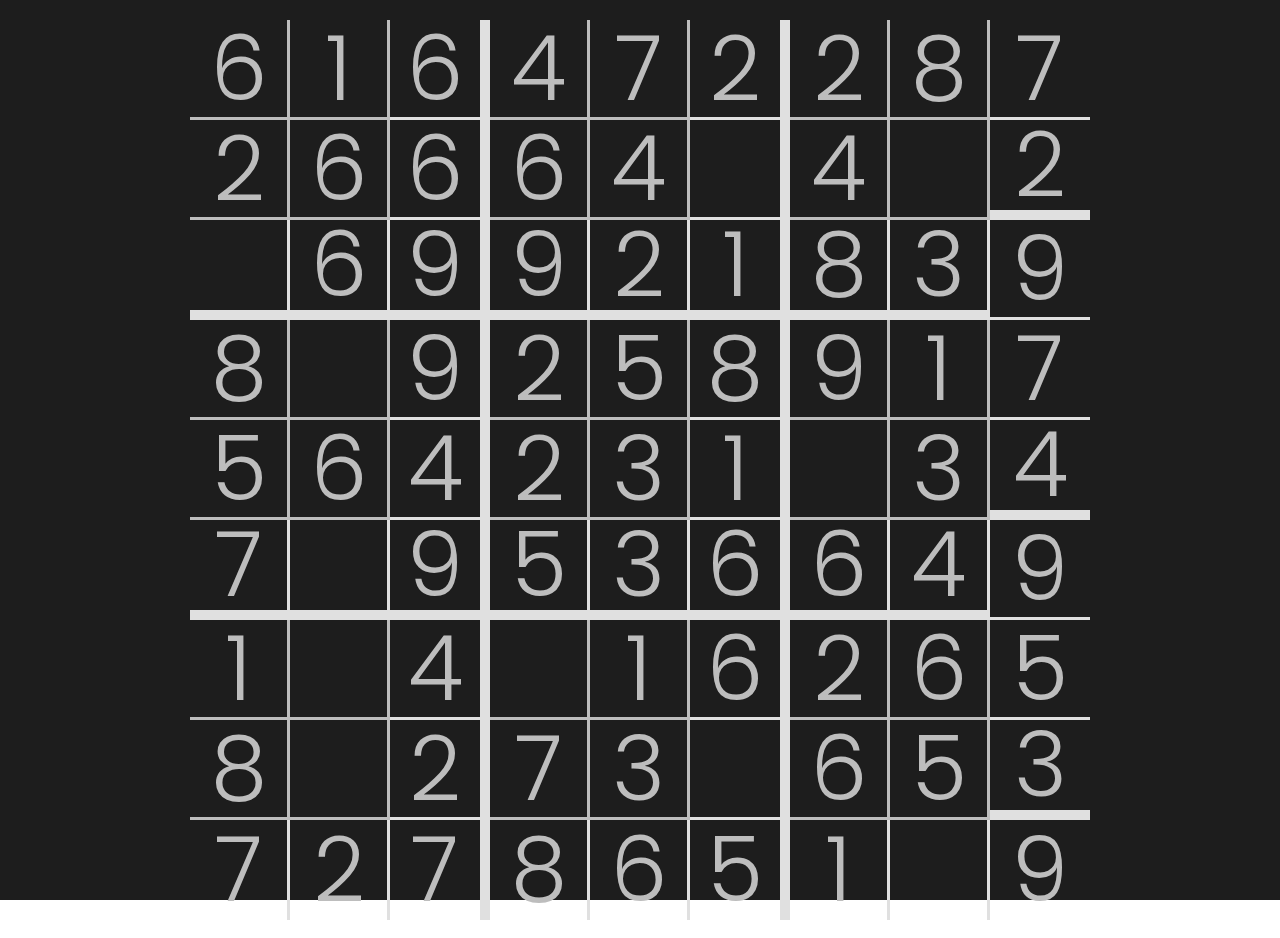
<file: index.html>
<!DOCTYPE html>
<html lang="en">
<head>
    <meta charset="UTF-8">
    <title>Tic Tac Toe</title>

    <link rel="stylesheet" href="style.css">

    <!-- Google Font -->
    <link rel="preconnect" href="https://fonts.googleapis.com">
    <link rel="preconnect" href="https://fonts.gstatic.com" crossorigin>
    <link href="https://fonts.googleapis.com/css2?family=Poppins:ital,wght@0,100;0,200;0,300;0,400;0,500;0,600;0,700;0,800;0,900;1,100;1,200;1,300;1,400;1,500;1,600;1,700;1,800;1,900&display=swap" rel="stylesheet">
</head>
<body>
    <div class="container">
        <div id="board">
            <!-- elements are to be populated in Javascript code -->
        </div>
    </div>

    <script src="game_logic.js"></script>
</body>
</html>
</file>
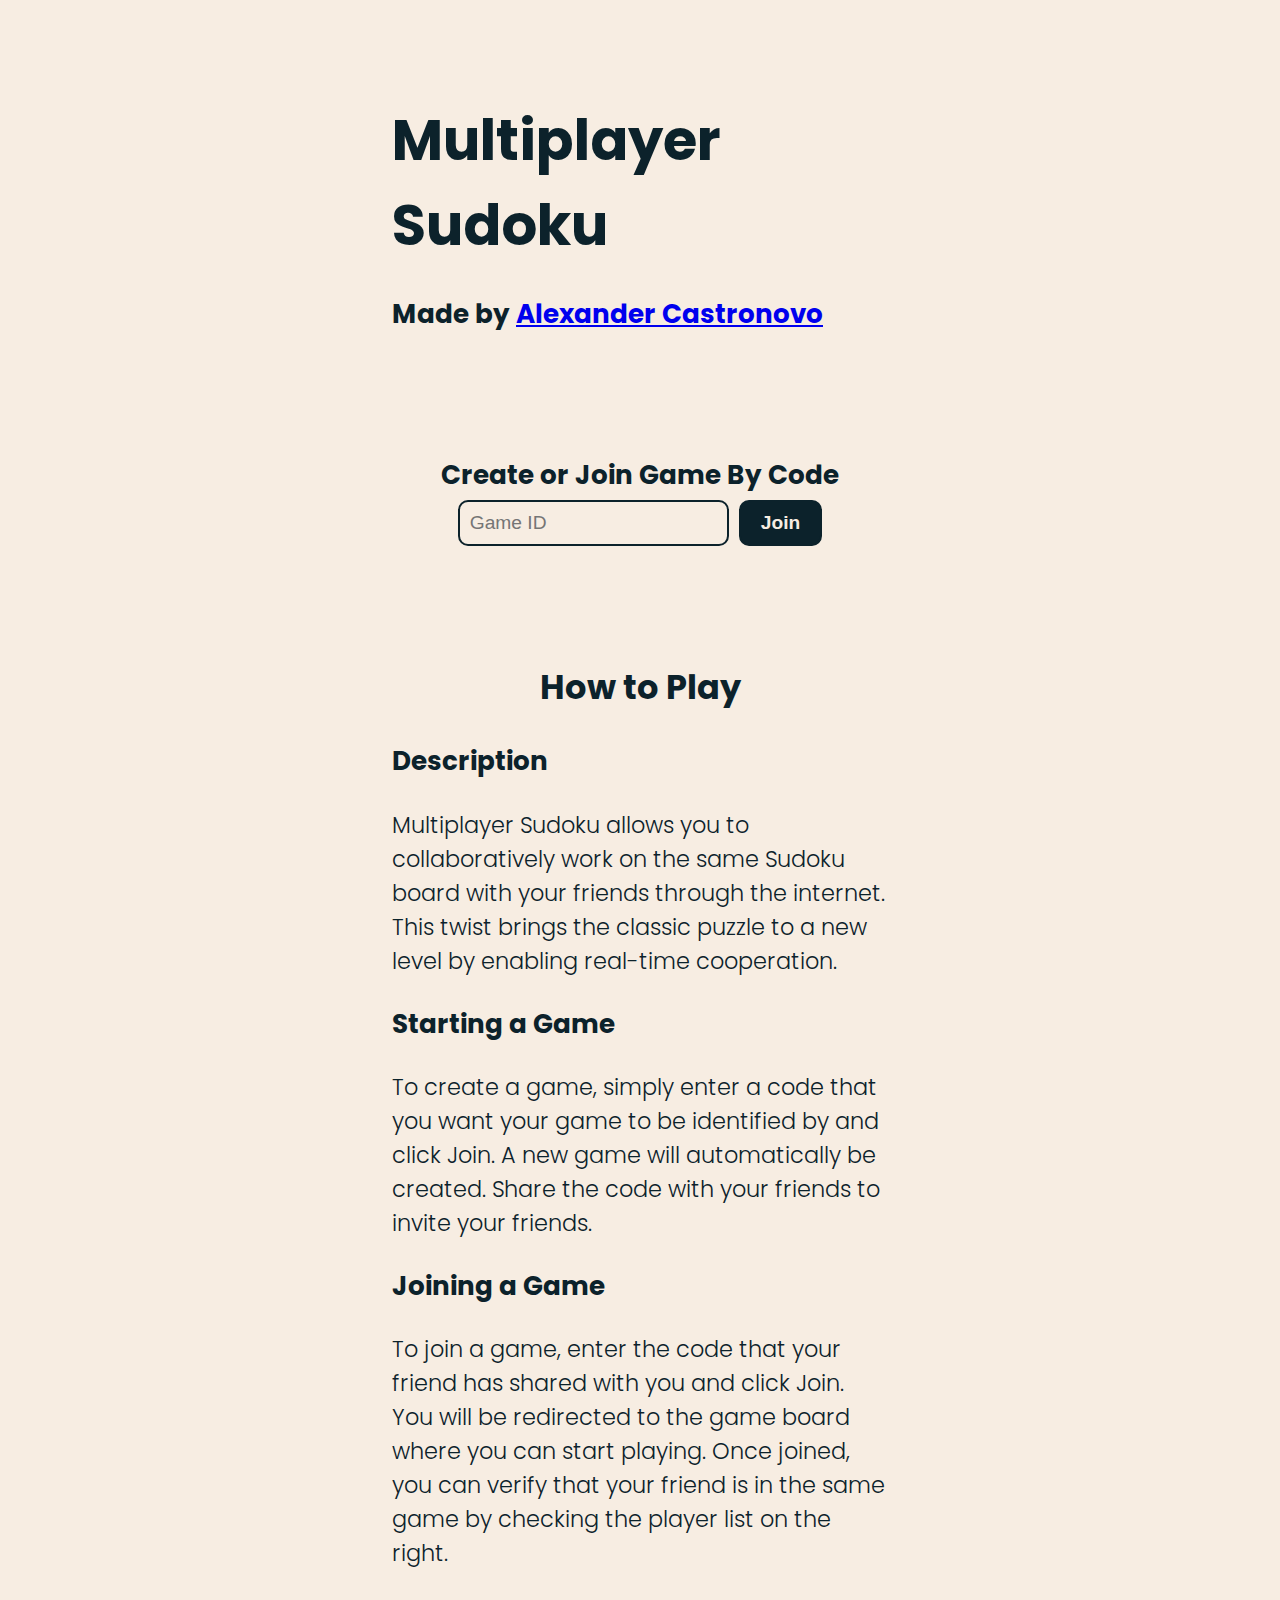
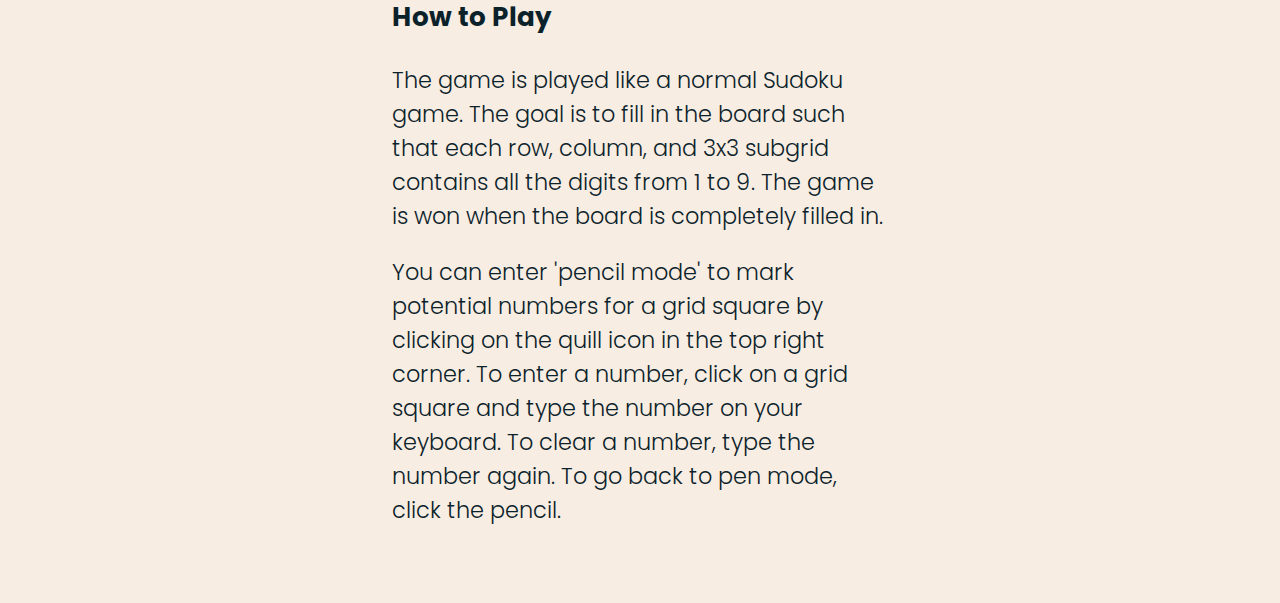
<file: templates/index.html>
<!DOCTYPE html>
<html lang="en">
<head>
    <meta charset="UTF-8">
    <meta name="description" content="Multiplayer Sudoku is a game that lets you play Sudoku cooperatively with your friends. This Co-Op Sudoku experience adds a twist that brings Sudoku to a new level with editing the same board in real-time.">
    <meta name="keywords" content="Multiplayer Sudoku, Co-Op Sudoku, Sudoku, Cooperative Sudoku, Friends">
    <meta name="viewport" content="width=device-width, initial-scale=1, maximum-scale=1">
    <meta name="google-site-verification" content="QdwJ71vnItYL6F_EZ1GBnyayaO1_BYsk91YBKbSwje0" />
    <title>Multiplayer Sudoku</title>
    <link rel="stylesheet" href="../static/homepage/style.css">

    <!-- Favicon -->
    <link rel="apple-touch-icon" sizes="180x180" href="../static/favicon/apple-touch-icon.png">
    <link rel="icon" type="image/png" sizes="32x32" href="../static/favicon/favicon-32x32.png">
    <link rel="icon" type="image/png" sizes="16x16" href="../static/favicon/favicon-16x16.png">
    <link rel="manifest" href="../static/favicon/site.webmanifest">
</head>
<body>
    <section class="container" id="head_container">
        <header>
            <h1>Multiplayer Sudoku</h1>
            <h3>Made by <a href="https://www.alexcastronovo.com">Alexander Castronovo</a></h3>
        </header>
        <br>
        <br>
        <h3 style="margin-bottom: 5px;">Create or Join Game By Code</h3>
        <label>
            <input id="gameId" type="text" name="game_id" placeholder="Game ID" autocomplete="off" required>
            <button id="join">Join</button>
        </label>
    </section>

    <article class="container" id="description">
        <h2>How to Play</h2>
        <h3>Description</h3>
        <p>Multiplayer Sudoku allows you to collaboratively work on the same Sudoku board with your friends through the internet. This twist brings the classic puzzle to a new level by enabling real-time cooperation.</p>
        <h3>Starting a Game</h3>
        <p>To create a game, simply enter a code that you want your game to be identified by and click Join. A new game will automatically be created. Share the code with your friends to invite your friends.</p>
        <h3>Joining a Game</h3>
        <p>To join a game, enter the code that your friend has shared with you and click Join. You will be redirected to the game board where you can start playing. Once joined, you can verify that your friend is in the same game by checking the player list on the right.</p>
        <h3>How to Play</h3>
        <p>The game is played like a normal Sudoku game. The goal is to fill in the board such that each row, column, and 3x3 subgrid contains all the digits from 1 to 9. The game is won when the board is completely filled in.</p>
        <p>You can enter 'pencil mode' to mark potential numbers for a grid square by clicking on the quill icon in the top right corner. To enter a number, click on a grid square and type the number on your keyboard. To clear a number, type the number again. To go back to pen mode, click the pencil.</p>
    </article>

    <script src="../static/homepage/join.js"></script>
</body>
</html>
</file>
<file: style.css>
*{
    padding: 0;
    margin: 0;
    box-sizing: border-box;
}

:root {
    --correct-text-color: #00C49A;
    --line-color: #bdbdbd;
    --thick-line-color: #e0e0e0;
    --background: #1d1d1d;
}

body {
    color: var(--line-color);
    font-family: "Poppins", sans-serif;
    font-weight: 300;
}

h1 {
    font-size: 54px;
    text-transform: uppercase;
}

.container {
    padding: 40px;
    height: 100vh;
    display: flex;
    justify-content: center;
    align-items: center;
    flex-direction: column;
    background-color: var(--background);
}

#board {
    width: 900px;
    display: flex;
    flex-wrap: wrap;
    margin-top: 40px;
}
.box {
    height: 100px;
    width: 100px;
    display: flex;
    align-items: center;
    justify-content: center;
    color: var(--line-color);
    font-size: 90px;
    user-select: none;
    border-right: 3px solid;
    border-bottom: 3px solid;
}

.box:nth-child(3n) {
    border-right: 10px solid;
    border-color: var(--thick-line-color)
}

/* this is kinda goob but it works */
.box:nth-child(27n+18),
.box:nth-child(27n+19),
.box:nth-child(27n+20),
.box:nth-child(27n+21),
.box:nth-child(27n+22),
.box:nth-child(27n+23),
.box:nth-child(27n+24),
.box:nth-child(27n+25),
.box:nth-child(27n+26) {
    border-bottom: 10px solid;
    border-color: var(--thick-line-color)
}

.box:nth-child(9n) {
    border-right: none;
}

.box:nth-child(72) ~ .box {
    border-bottom: none;
}
</file>
<file: static/homepage/style.css>
@import url('https://fonts.googleapis.com/css2?family=Poppins:ital,wght@0,100;0,200;0,300;0,400;0,500;0,600;0,700;0,800;0,900;1,100;1,200;1,300;1,400;1,500;1,600;1,700;1,800;1,900&display=swap');

:root {
    --line-color: #0c222b;
    --accent: #648b82;
    --background: #f7ede2;
}


body {
    background-color: var(--background);
    color: var(--line-color);
    font-family: "Poppins";
    font-weight: 300;
    font-size: 140%;
}


.header, h1 {
    margin: 0;
    padding: 0;
}


h1 {
    font-size: 3.5rem;
}

h2 {
    display: flex;
    justify-content: center;
}

h4 {
    margin-bottom: 0;
}

h6 {
    font-size: 1.5rem;
}

p {
    margin-top: 0;
}

#head_container {
    display: flex;
    flex-direction: column;
    justify-content: center;
    align-items: center;
    margin: 0;
    padding-top: 10vh;
    height: auto;
}


.container {
    padding: 5vh 30vw;
    justify-content: center;
}


label {
    display: flex;
    gap: 10px;
    justify-content: center;
    align-items: center;
}

input[type="text"] {
    padding: 10px;
    font-size: 1.2rem;
    border: 2px solid var(--line-color);
    border-radius: 10px;
    background-color: var(--background);
}

input[type="text"]:focus {
    outline: none;
}

button {
    padding: 10px 20px;
    font-size: 1.2rem;
    color: var(--background);
    background-color: var(--line-color);
    border: 2px solid var(--line-color);
    border-radius: 10px;
    cursor: pointer;
    font-weight: bold;
    transition-duration: 0.2s;

}

button:hover {
    /* make the background slightly transparent */
    background-color: var(--accent);
    box-shadow: 0px 0px 5px rgba(0, 0, 0, 0.5);

}

button:active {
    box-shadow: 0px 0px 5px rgba(0, 0, 0, 0.5) inset;
}

@media (max-width: 1200px) {
    /*body {*/
    /*    font-size: 240%;*/
    /*}*/

    .container {
        padding: 5vh 10vw;
    }

    input[type="text"] {
        font-size: 1.5rem;
    }

    button {
        font-size: 1.5rem;
    }
}
</file>
